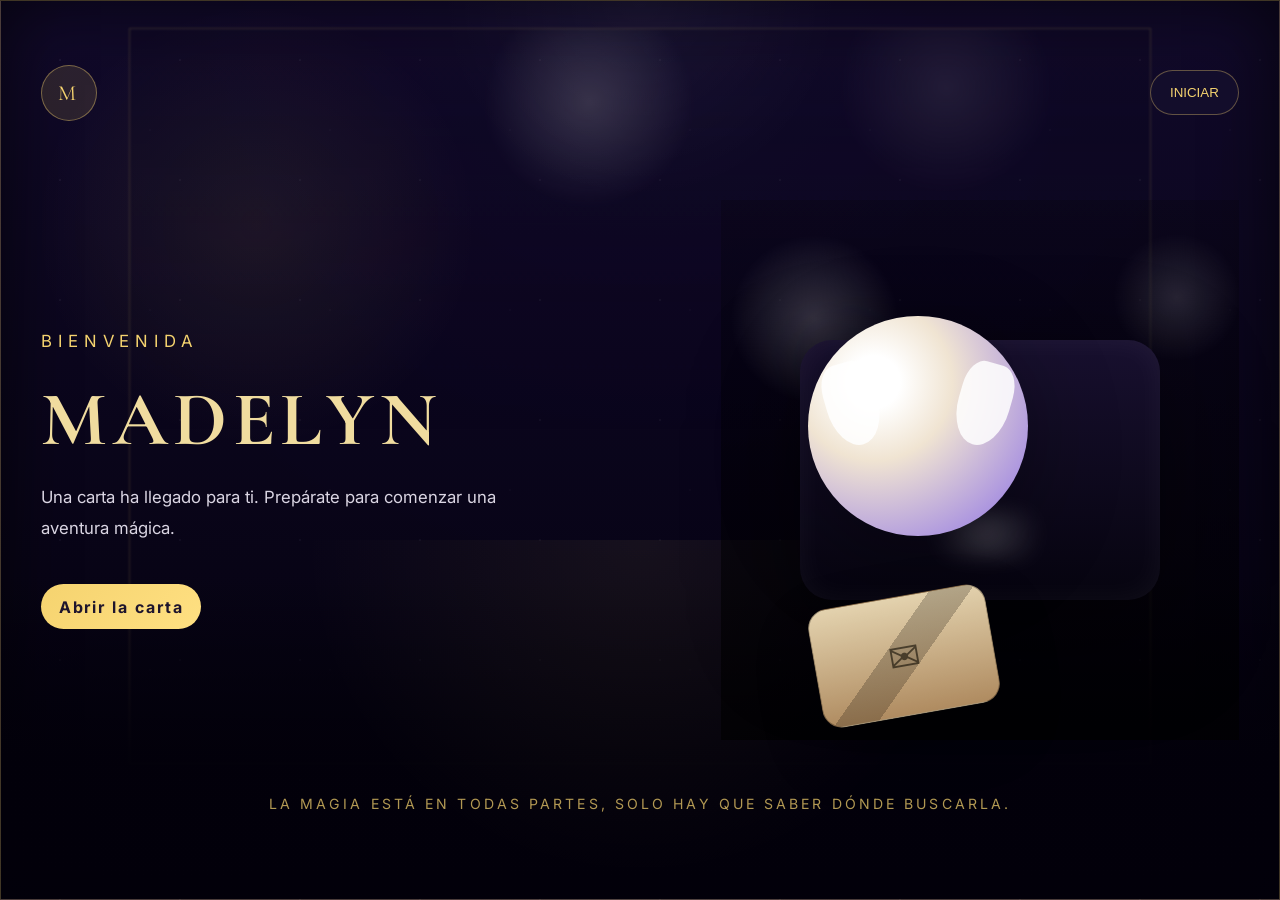
<file: MadelynHogwarts/index.html>
<!DOCTYPE html>
<html lang="es">
  <head>
    <meta charset="UTF-8" />
    <meta name="viewport" content="width=device-width, initial-scale=1.0" />
    <title>Bienvenida Madelyn</title>
    <link rel="preconnect" href="https://fonts.googleapis.com" />
    <link rel="preconnect" href="https://fonts.gstatic.com" crossorigin />
    <link
      href="https://fonts.googleapis.com/css2?family=Cormorant+Garamond:wght@500;600;700&family=Inter:wght@400;500;600&display=swap"
      rel="stylesheet"
    />
    <link rel="stylesheet" href="styles.css" />
  </head>
  <body>
    <div class="stars"></div>
    <div class="landing-screen" id="introScreen">
      <div class="top-bar">
        <div class="crest">M</div>
        <button class="ghost-btn" id="startBtn">INICIAR</button>
      </div>
      <div class="door-overlay" id="doorOverlay">
        <div class="door left"></div>
        <div class="door right"></div>
        <div class="door-glow"></div>
      </div>
      <div class="landing-content">
        <div class="landing-copy">
          <p class="eyebrow">Bienvenida</p>
          <h1>Madelyn</h1>
          <p>Una carta ha llegado para ti. Prepárate para comenzar una aventura mágica.</p>
          <button class="primary-btn" id="startBtnSecondary">Abrir la carta</button>
        </div>
        <div class="landing-visual">
          <div class="castle"></div>
          <div class="owl"></div>
          <div class="letter"></div>
        </div>
      </div>
      <p class="landing-footer">La magia está en todas partes, solo hay que saber dónde buscarla.</p>
    </div>

    <main class="page" id="mainPage">
      <section class="hero card">
        <div class="hero-copy">
          <p class="eyebrow">Una sorpresa mágica para ti</p>
          <h2>Querida Madelyn</h2>
          <p>
            Dicen que la magia aparece cuando menos la esperas. Hoy no vienes a
            aprender hechizos... vienes a descubrir una pequeña aventura creada
            especialmente para ti.
          </p>
          <button class="primary-btn" id="scrollLetterBtn">Abrir carta</button>
        </div>
        <div class="envelope">
          <div class="seal"></div>
        </div>
      </section>

      <section class="card letter-card">
        <div class="letter-paper">
          <p class="letter-title">Querida Madelyn:</p>
          <p>
            Dicen que la magia aparece cuando menos la esperas. Hoy no vienes a
            aprender hechizos... vienes a descubrir una pequeña aventura que alguien creó
            especialmente para ti.
          </p>
          <p>Bienvenida.</p>
          <p class="signature">— Una amiga que cree en tu magia</p>
        </div>
      </section>

      <section class="card" id="sortingHatSection">
        <div class="section-heading">
          <p class="eyebrow">El sombrero tiene una respuesta</p>
          <h3>El Sombrero Seleccionador</h3>
          <p>Elige una casa si ya sabes a cuál perteneces, o deja que el sombrero decida.</p>
        </div>

        <div class="house-picker">
          <button class="house-btn gryffindor" data-house="Gryffindor">Gryffindor</button>
          <button class="house-btn hufflepuff" data-house="Hufflepuff">Hufflepuff</button>
          <button class="house-btn ravenclaw" data-house="Ravenclaw">Ravenclaw</button>
          <button class="house-btn slytherin" data-house="Slytherin">Slytherin</button>
        </div>

        <div class="sorting-hat">
          <div class="hat-emoji">🎩</div>
          <div class="quiz-area">
            <h4 id="questionTitle">¿Qué valoras más?</h4>
            <div class="options" id="options"></div>
          </div>
          <div class="result-card" id="houseResult">
            <p>Tu casa aparecerá aquí.</p>
          </div>
        </div>
      </section>

      <section class="card" id="mapSection">
        <div class="section-heading">
          <p class="eyebrow">Mapa del Merodeador</p>
          <h3>Explora los lugares mágicos</h3>
        </div>
        <div class="map-grid">
          <button class="map-card active" data-place="library">
            <span>📚</span>
            <strong>Biblioteca</strong>
          </button>
          <button class="map-card" data-place="greatHall">
            <span>⚡</span>
            <strong>Gran Comedor</strong>
          </button>
          <button class="map-card" data-place="astronomy">
            <span>🌙</span>
            <strong>Torre de Astronomía</strong>
          </button>
          <button class="map-card" data-place="owlery">
            <span>🦉</span>
            <strong>Lechucería</strong>
          </button>
        </div>
        <div class="map-detail" id="mapDetail">
          <h4>Biblioteca</h4>
          <p>Aquí encontrarás algunos secretos escondidos entre páginas y estrellas.</p>
        </div>
      </section>

      <section class="card" id="potionsSection">
        <div class="section-heading">
          <p class="eyebrow">Frascos de pociones</p>
          <h3>Elige una poción</h3>
        </div>
        <div class="potions-grid">
          <button class="potion" data-potion="happiness">
            <span class="potion-bottle green"></span>
            <strong>Felicidad</strong>
          </button>
          <button class="potion" data-potion="courage">
            <span class="potion-bottle blue"></span>
            <strong>Valentía</strong>
          </button>
          <button class="potion" data-potion="luck">
            <span class="potion-bottle purple"></span>
            <strong>Suerte</strong>
          </button>
        </div>
        <div class="potion-message" id="potionMessage">Haz clic en un frasco.</div>
      </section>

      <section class="card" id="patronusSection">
        <div class="section-heading">
          <p class="eyebrow">Tu patronus</p>
          <h3>Descubre tu espíritu protector</h3>
        </div>
        <button class="primary-btn" id="patronusBtn">Descubrir mi Patronus</button>
        <div class="patronus-result" id="patronusResult">✧</div>
      </section>

      <section class="card" id="reliquiasSection">
        <div class="section-heading">
          <p class="eyebrow">Reliquias de la Muerte</p>
          <h3>Tres objetos, una gran lección</h3>
        </div>
        <div class="relics-grid">
          <div class="relic-card">
            <span>🧥</span>
            <h4>La capa</h4>
            <p>Protege los momentos especiales.</p>
          </div>
          <div class="relic-card">
            <span>💎</span>
            <h4>La piedra</h4>
            <p>Los recuerdos nunca desaparecen.</p>
          </div>
          <div class="relic-card">
            <span>🪄</span>
            <h4>La varita</h4>
            <p>La verdadera magia está en las personas.</p>
          </div>
        </div>
      </section>

      <section class="card final-card">
        <h3>Fin del recorrido</h3>
        <p>
          No hace falta una carta de Hogwarts para encontrar personas especiales. A veces la
          magia está en los pequeños detalles, y esta página es uno de ellos. Espero que te
          haya sacado una sonrisa.
        </p>
        <button class="primary-btn" id="finishBtn">Fin del recorrido</button>
      </section>
    </main>

    <script src="script.js"></script>
  </body>
</html>
</file>
<file: MadelynHogwarts/styles.css>
:root {
  color-scheme: dark;
  --bg: #06030d;
  --panel: rgba(15, 12, 31, 0.9);
  --text: #f7f2ff;
  --muted: #c8b5ff;
  --gold: #f5d36f;
  --accent: #6c59ff;
  --shadow: 0 20px 50px rgba(0, 0, 0, 0.35);
}

* {
  box-sizing: border-box;
}

body {
  margin: 0;
  min-height: 100vh;
  font-family: 'Inter', sans-serif;
  color: var(--text);
  background: radial-gradient(circle at top, #21174a 0%, var(--bg) 55%, #03020a 100%);
  overflow-x: hidden;
}

.stars {
  position: fixed;
  inset: 0;
  background-image:
    radial-gradient(circle, rgba(255,255,255,0.9) 1px, transparent 1px),
    radial-gradient(circle, rgba(255,255,255,0.4) 1px, transparent 1px);
  background-size: 120px 120px, 180px 180px;
  background-position: 0 0, 60px 40px;
  opacity: 0.65;
  pointer-events: none;
  z-index: 0;
}

.landing-screen,
.page {
  position: relative;
  z-index: 1;
}

.landing-screen {
  min-height: 100vh;
  position: relative;
  overflow: hidden;
  display: grid;
  gap: 2rem;
  padding: 2.5rem;
  background: radial-gradient(circle at top, rgba(255, 255, 255, 0.05), transparent 18%),
    radial-gradient(circle at 20% 25%, rgba(255, 214, 111, 0.08), transparent 18%),
    linear-gradient(to bottom, rgba(18, 10, 44, 0.92), rgba(3, 1, 12, 0.96));
  border: 1px solid rgba(245, 211, 111, 0.15);
  box-shadow: inset 0 0 70px rgba(0, 0, 0, 0.65);
  animation: fadeIn 1s ease;
}

.landing-screen::before {
  content: '';
  position: absolute;
  inset: 0;
  background-image:
    radial-gradient(circle at 45% 10%, rgba(255,255,255,0.15), transparent 12%),
    radial-gradient(circle at 80% 8%, rgba(255,255,255,0.08), transparent 10%),
    linear-gradient(to bottom, rgba(10, 7, 24, 0.2), transparent 55%);
  pointer-events: none;
}

.landing-screen::after {
  content: '';
  position: absolute;
  left: 50%;
  bottom: 0;
  width: 120%;
  height: 40%;
  background: radial-gradient(circle at 50% 0%, rgba(245,211,111,0.06), transparent 40%),
    linear-gradient(180deg, transparent 10%, rgba(2, 0, 10, 0.95) 60%);
  transform: translateX(-50%);
  pointer-events: none;
}

.top-bar {
  display: flex;
  justify-content: space-between;
  align-items: center;
  gap: 1rem;
  position: relative;
  z-index: 2;
}

.ghost-btn {
  background: rgba(20, 15, 45, 0.9);
  color: var(--gold);
  border: 1px solid rgba(245,211,111,0.35);
  padding: 0.85rem 1.2rem;
  border-radius: 999px;
  cursor: pointer;
  transition: transform 0.2s ease, background 0.2s ease, box-shadow 0.2s ease;
}

.ghost-btn:hover {
  background: rgba(245,211,111,0.14);
  color: var(--text);
  transform: translateY(-2px);
  box-shadow: 0 14px 30px rgba(245,211,111,0.2);
}

.crest {
  width: 56px;
  height: 56px;
  border-radius: 50%;
  display: grid;
  place-items: center;
  background: rgba(245,211,111,0.12);
  border: 1px solid rgba(245,211,111,0.4);
  color: var(--gold);
  font-family: 'Cormorant Garamond', serif;
  font-size: 1.35rem;
  letter-spacing: 0.25rem;
}

.landing-content {
  display: grid;
  grid-template-columns: 1.25fr 1fr;
  gap: 2rem;
  align-items: center;
  position: relative;
  z-index: 2;
}

.landing-copy {
  max-width: 520px;
}

.landing-copy h1 {
  font-family: 'Cormorant Garamond', serif;
  font-size: clamp(3rem, 6vw, 5.5rem);
  letter-spacing: 0.35rem;
  margin: 0;
  text-transform: uppercase;
  color: #f0dc9f;
}

.landing-copy p {
  font-size: 1.05rem;
  line-height: 1.8;
  color: rgba(247,242,255,0.88);
  max-width: 540px;
}

.landing-copy .eyebrow {
  color: #f5d36f;
  letter-spacing: 0.35em;
  margin-bottom: 1rem;
}

.landing-copy .primary-btn {
  margin-top: 1.5rem;
}

.primary-btn {
  letter-spacing: 0.12em;
}

.landing-visual {
  display: grid;
  place-items: center;
  min-height: 540px;
  position: relative;
}

.landing-visual::before {
  content: '';
  position: absolute;
  inset: 0;
  background-image:
    radial-gradient(circle at 18% 22%, rgba(255,255,255,0.18), transparent 14%),
    radial-gradient(circle at 88% 18%, rgba(255,255,255,0.12), transparent 10%),
    linear-gradient(180deg, rgba(4,3,10,0.25), rgba(0,0,0,0.68));
  pointer-events: none;
}

.door-overlay {
  position: absolute;
  inset: 0;
  z-index: 3;
  pointer-events: none;
  opacity: 0;
  transition: opacity 0.5s ease;
}

.door-overlay.active {
  opacity: 1;
}

.door {
  position: absolute;
  top: 0;
  width: 50%;
  height: 100%;
  background: linear-gradient(180deg, #1e132f 0%, #03010b 100%);
  border: 2px solid rgba(245,211,111,0.25);
  box-shadow: inset 0 0 40px rgba(245,211,111,0.12), 0 0 70px rgba(0,0,0,0.35);
  transform-origin: center;
  transition: transform 1.2s cubic-bezier(0.22, 1, 0.36, 1);
}

.door.left {
  left: 0;
  border-right: 1px solid rgba(245,211,111,0.2);
}

.door.right {
  right: 0;
  border-left: 1px solid rgba(245,211,111,0.2);
}

.door::before {
  content: '';
  position: absolute;
  inset: 16% 10% 20%;
  border: 1px dashed rgba(245,211,111,0.2);
  border-radius: 16px;
}

.door-glow {
  position: absolute;
  inset: 25%;
  background: radial-gradient(circle, rgba(245,211,111,0.25) 0%, transparent 55%);
  opacity: 0;
  transition: opacity 0.6s ease 0.5s;
}

.landing-screen.opening .door.left {
  transform: translateX(-100%);
}

.landing-screen.opening .door.right {
  transform: translateX(100%);
}

.landing-screen.opening .door-glow {
  opacity: 1;
}

.castle {
  width: 360px;
  height: 260px;
  background: linear-gradient(180deg, #18102f 0%, #06040f 100%);
  position: absolute;
  border-radius: 32px;
  box-shadow: inset 0 0 30px rgba(255,255,255,0.05), 0 34px 110px rgba(0,0,0,0.45);
}

.castle::before {
  content: '';
  position: absolute;
  left: 50%;
  top: 8%;
  width: 16px;
  height: 50px;
  background: linear-gradient(180deg, rgba(245,211,111,0.95), rgba(245,211,111,0.05));
  transform: translateX(-50%);
  border-radius: 8px;
  box-shadow: 0 0 24px rgba(245,211,111,0.45);
}

.castle::after {
  content: '';
  position: absolute;
  left: 20%;
  bottom: 26%;
  width: 18%;
  height: 12%;
  background: radial-gradient(circle, rgba(255,255,255,0.16), transparent 60%);
  filter: blur(10px);
}

.star-layer span {
  width: 4px;
  height: 4px;
  background: rgba(255,255,255,0.95);
  border-radius: 50%;
  box-shadow: 0 0 14px rgba(255,255,255,0.4);
}

.castle::before {
  content: '';
  position: absolute;
  left: 50%;
  top: 10%;
  width: 12px;
  height: 42px;
  background: linear-gradient(180deg, rgba(245,211,111,0.95), rgba(245,211,111,0.05));
  transform: translateX(-50%);
  border-radius: 6px;
  box-shadow: 0 0 24px rgba(245,211,111,0.5);
}

.castle::after {
  content: '';
  position: absolute;
  left: 18%;
  bottom: 16%;
  width: 68%;
  height: 18%;
  background: radial-gradient(circle, rgba(255,255,255,0.2), transparent 44%);
  filter: blur(10px);
}

.owl {
  width: 190px;
  height: 190px;
  border-radius: 50%;
  background: radial-gradient(circle at 35% 32%, #ffffff 16%, #e9d8b8 42%, #7153c8 100%);
  position: absolute;
  bottom: 8%;
  right: 12%;
  box-shadow: 0 28px 90px rgba(0,0,0,0.42);
  animation: hover 3s ease-in-out infinite;
}

.owl::before,
.owl::after {
  width: 46px;
  height: 86px;
}

.owl::before,
.owl::after {
  content: '';
  position: absolute;
  width: 42px;
  height: 76px;
  border-radius: 42% 42% 56% 56%;
  background: rgba(255,255,255,0.9);
  top: 50px;
}

.owl::before { left: 18px; transform: rotate(-14deg); }
.owl::after { right: 18px; transform: rotate(14deg); }

.letter {
  width: 180px;
  height: 120px;
  background: linear-gradient(180deg, #e3d2ae 0%, #af8b60 100%);
  border-radius: 20px;
  border: 1px solid rgba(20, 14, 5, 0.35);
  box-shadow: 0 26px 58px rgba(0,0,0,0.26);
  position: absolute;
  bottom: 24px;
  left: 18%;
  transform: rotate(-10deg);
}

.letter::before {
  content: '';
  position: absolute;
  inset: 0;
  background: linear-gradient(135deg, transparent 42%, rgba(15, 10, 4, 0.23) 42%, rgba(15, 10, 4, 0.23) 58%, transparent 58%);
  border-radius: inherit;
}

.letter::after {
  content: '✉';
  position: absolute;
  top: 50%;
  left: 50%;
  transform: translate(-50%, -50%);
  color: rgba(20, 14, 5, 0.62);
  font-size: 2.4rem;
}

@keyframes hover {
  0%, 100% { transform: translateY(0); }
  50% { transform: translateY(-12px); }
}

.landing-footer {
  text-align: center;
  color: rgba(245,211,111,0.72);
  letter-spacing: 0.22em;
  text-transform: uppercase;
  font-size: 0.88rem;
  margin: 0 auto;
  position: relative;
  z-index: 2;
}

.landing-screen {
  border: 1px solid rgba(245,211,111,0.25);
}

.landing-screen::before {
  content: '';
  position: absolute;
  inset: 3% 10% 15%;
  border: 1px solid rgba(245,211,111,0.18);
  pointer-events: none;
  filter: blur(1px);
}

.star-layer {
  position: absolute;
  inset: 0;
  pointer-events: none;
}

.star-layer span {
  position: absolute;
  width: 3px;
  height: 3px;
  border-radius: 50%;
  background: rgba(255,255,255,0.85);
  opacity: 0.8;
}

.page {
  display: none;
  max-width: 1100px;
  margin: 0 auto;
  padding: 2rem 1rem 4rem;
}

.owl {
  width: 220px;
  height: 220px;
  border-radius: 50%;
  background: radial-gradient(circle at 30% 30%, #fff 12%, #f0e4d2 36%, #8a6ee6 100%);
  position: relative;
  box-shadow: 0 24px 90px rgba(0,0,0,0.35);
  animation: float 2.8s ease-in-out infinite;
}

.owl::before,
.owl::after {
  content: '';
  position: absolute;
  width: 52px;
  height: 84px;
  border-radius: 40% 40% 60% 60%;
  background: rgba(255,255,255,0.85);
  top: 46px;
}

.owl::before { left: 18px; transform: rotate(-16deg); }
.owl::after { right: 18px; transform: rotate(16deg); }

.page {
  display: none;
  max-width: 1100px;
  margin: 0 auto;
  padding: 2rem 1rem 4rem;
}

.card {
  background: var(--panel);
  border: 1px solid rgba(255,255,255,0.12);
  box-shadow: var(--shadow);
  border-radius: 28px;
  padding: 2rem;
  margin-bottom: 1.5rem;
  backdrop-filter: blur(12px);
}

.hero {
  display: grid;
  grid-template-columns: 1.1fr 0.9fr;
  gap: 2rem;
  align-items: center;
}

.eyebrow {
  text-transform: uppercase;
  letter-spacing: 0.3em;
  color: var(--gold);
  font-size: 0.8rem;
  margin-bottom: 0.5rem;
}

h2,
h3,
h4 {
  font-family: 'Cormorant Garamond', serif;
  margin: 0 0 0.8rem;
}

.primary-btn,
.house-btn,
.map-card,
.potion {
  border: none;
  border-radius: 999px;
  padding: 0.8rem 1.1rem;
  cursor: pointer;
  font: inherit;
  transition: transform 0.2s ease, box-shadow 0.2s ease;
}

.primary-btn {
  background: linear-gradient(135deg, var(--gold), #ffe082);
  color: #1e152d;
  font-weight: 700;
}

.primary-btn:hover,
.house-btn:hover,
.map-card:hover,
.potion:hover {
  transform: translateY(-3px);
  box-shadow: 0 10px 24px rgba(0,0,0,0.2);
}

.envelope {
  height: 240px;
  border-radius: 24px 24px 38px 38px;
  background: linear-gradient(145deg, #2f2453, #140f25);
  position: relative;
  box-shadow: inset 0 -6px 20px rgba(255,255,255,0.08);
}

.envelope::before {
  content: '';
  position: absolute;
  inset: 0;
  border-radius: inherit;
  border: 2px solid rgba(255,255,255,0.08);
}

.seal {
  position: absolute;
  inset: 20px;
  border-radius: 20px;
  border: 2px solid rgba(245,211,111,0.4);
  box-shadow: inset 0 0 0 12px rgba(255,255,255,0.03);
}

.letter-card {
  display: flex;
  justify-content: center;
}

.letter-paper {
  background: #fffdf8;
  color: #2a2138;
  padding: 2rem;
  border-radius: 20px;
  max-width: 700px;
  box-shadow: inset 0 0 0 1px rgba(0,0,0,0.06);
  line-height: 1.75;
}

.letter-title {
  font-weight: 700;
  font-size: 1.25rem;
}

.signature {
  text-align: right;
  font-style: italic;
  color: #6a5884;
}

.house-picker {
  display: flex;
  flex-wrap: wrap;
  gap: 0.8rem;
  margin-bottom: 1rem;
}

.house-btn {
  color: white;
}

.house-btn.selected {
  outline: 3px solid var(--gold);
  transform: translateY(-3px);
  box-shadow: 0 10px 24px rgba(0,0,0,0.25);
}

.gryffindor { background: #ad2f2f; }
.hufflepuff { background: #d4a53c; color: #221b0b; }
.ravenclaw { background: #2e5f9b; }
.slytherin { background: #2d6a42; }

.sorting-hat {
  display: grid;
  grid-template-columns: 140px 1fr 1fr;
  gap: 1rem;
  margin-top: 1rem;
  align-items: start;
}

.hat-emoji {
  font-size: 4rem;
  text-align: center;
  animation: wobble 2.4s ease-in-out infinite;
}

.options {
  display: grid;
  gap: 0.7rem;
}

.option-btn {
  text-align: left;
  background: rgba(255,255,255,0.08);
  color: var(--text);
  border: 1px solid rgba(255,255,255,0.12);
  border-radius: 16px;
  padding: 0.8rem 1rem;
  cursor: pointer;
}

.option-btn:hover {
  background: rgba(255,255,255,0.16);
}

.result-card {
  background: rgba(255,255,255,0.06);
  border-radius: 20px;
  padding: 1rem;
  min-height: 150px;
  display: flex;
  align-items: center;
  justify-content: center;
  text-align: center;
  color: var(--muted);
}

.result-card.active {
  color: var(--text);
  border: 1px solid rgba(245,211,111,0.4);
}

.map-grid,
.potions-grid,
.relics-grid {
  display: grid;
  gap: 1rem;
}

.map-grid {
  grid-template-columns: repeat(4, minmax(0, 1fr));
}

.map-card,
.potion {
  background: rgba(255,255,255,0.07);
  color: var(--text);
  display: flex;
  flex-direction: column;
  align-items: center;
  gap: 0.5rem;
  padding: 1rem;
}

.map-card.active {
  outline: 2px solid var(--gold);
}

.map-detail,
.potion-message,
.patronus-result {
  margin-top: 1rem;
  padding: 1rem 1.15rem;
  border-radius: 16px;
  background: rgba(255,255,255,0.06);
}

.potions-grid {
  grid-template-columns: repeat(3, minmax(0, 1fr));
}

.potion-bottle {
  display: inline-block;
  width: 52px;
  height: 74px;
  border-radius: 12px 12px 20px 20px;
  position: relative;
}

.potion-bottle::before {
  content: '';
  position: absolute;
  top: -14px;
  left: 50%;
  transform: translateX(-50%);
  width: 18px;
  height: 18px;
  background: rgba(255,255,255,0.7);
  border-radius: 4px;
}

.green { background: linear-gradient(180deg, #6fe68d, #2e7a3d); }
.blue { background: linear-gradient(180deg, #7ec1ff, #2e6bba); }
.purple { background: linear-gradient(180deg, #d7a1ff, #6f3aa0); }

.patronus-result {
  min-height: 100px;
  display: grid;
  place-items: center;
  font-size: 2.2rem;
  transition: transform 0.3s ease;
}

.patronus-result.show {
  transform: scale(1.05);
  box-shadow: 0 0 30px rgba(245,211,111,0.3);
}

.relics-grid {
  grid-template-columns: repeat(3, minmax(0, 1fr));
}

.relic-card {
  background: rgba(255,255,255,0.06);
  padding: 1rem;
  border-radius: 20px;
  text-align: center;
}

.final-card {
  text-align: center;
}

.confetti {
  position: fixed;
  top: 0;
  left: 0;
  width: 100%;
  height: 100%;
  pointer-events: none;
  z-index: 3;
}

.confetti span {
  position: absolute;
  top: -10px;
  width: 10px;
  height: 18px;
  border-radius: 4px;
  animation: fall linear forwards;
}

@keyframes float {
  0%, 100% { transform: translateY(0); }
  50% { transform: translateY(-10px); }
}

@keyframes wobble {
  0%, 100% { transform: rotate(0deg); }
  50% { transform: rotate(-8deg); }
}

@keyframes fall {
  to {
    transform: translateY(120vh) rotate(720deg);
    opacity: 0;
  }
}

@keyframes fadeIn {
  from { opacity: 0; transform: translateY(12px); }
  to { opacity: 1; transform: translateY(0); }
}

@media (max-width: 860px) {
  .landing-screen {
    padding: 1.5rem;
  }

  .landing-content {
    grid-template-columns: 1fr;
    gap: 1.5rem;
  }

  .landing-copy {
    text-align: center;
    max-width: 100%;
  }

  .landing-copy h1 {
    font-size: clamp(2.8rem, 10vw, 4.5rem);
  }

  .landing-visual {
    min-height: 420px;
  }

  .castle {
    width: 280px;
    height: 210px;
  }

  .owl {
    width: 150px;
    height: 150px;
    right: 10%;
    bottom: 6%;
  }

  .letter {
    width: 150px;
    height: 100px;
    left: 16%;
  }

  .hero,
  .sorting-hat {
    grid-template-columns: 1fr;
  }

  .map-grid,
  .potions-grid,
  .relics-grid {
    grid-template-columns: 1fr 1fr;
  }
}

@media (max-width: 560px) {
  .landing-screen {
    padding: 1rem;
  }

  .top-bar {
    flex-direction: column;
    align-items: center;
  }

  .landing-copy {
    margin-bottom: 1rem;
  }

  .landing-copy h1 {
    font-size: clamp(2.4rem, 12vw, 3.6rem);
  }

  .landing-copy p {
    font-size: 1rem;
    line-height: 1.6;
  }

  .landing-copy .primary-btn {
    width: 100%;
  }

  .landing-visual {
    min-height: 320px;
  }

  .castle {
    width: 220px;
    height: 170px;
  }

  .owl {
    width: 120px;
    height: 120px;
    bottom: 5%;
    right: 8%;
  }

  .letter {
    width: 130px;
    height: 90px;
    left: 14%;
  }

  .landing-footer {
    font-size: 0.82rem;
  }

  .hero {
    gap: 1rem;
  }

  .hero-copy {
    text-align: center;
  }

  .envelope {
    height: 180px;
  }

  .letter-paper {
    padding: 1.5rem;
  }

  .section-heading h3,
  .section-heading p {
    text-align: center;
  }

  .sorting-hat,
  .map-grid,
  .potions-grid,
  .relics-grid,
  .relics-grid {
    grid-template-columns: 1fr;
  }

  .card {
    padding: 1rem;
  }

  .house-picker,
  .options,
  .map-grid,
  .potions-grid,
  .relics-grid {
    gap: 0.8rem;
  }
}
</file>
